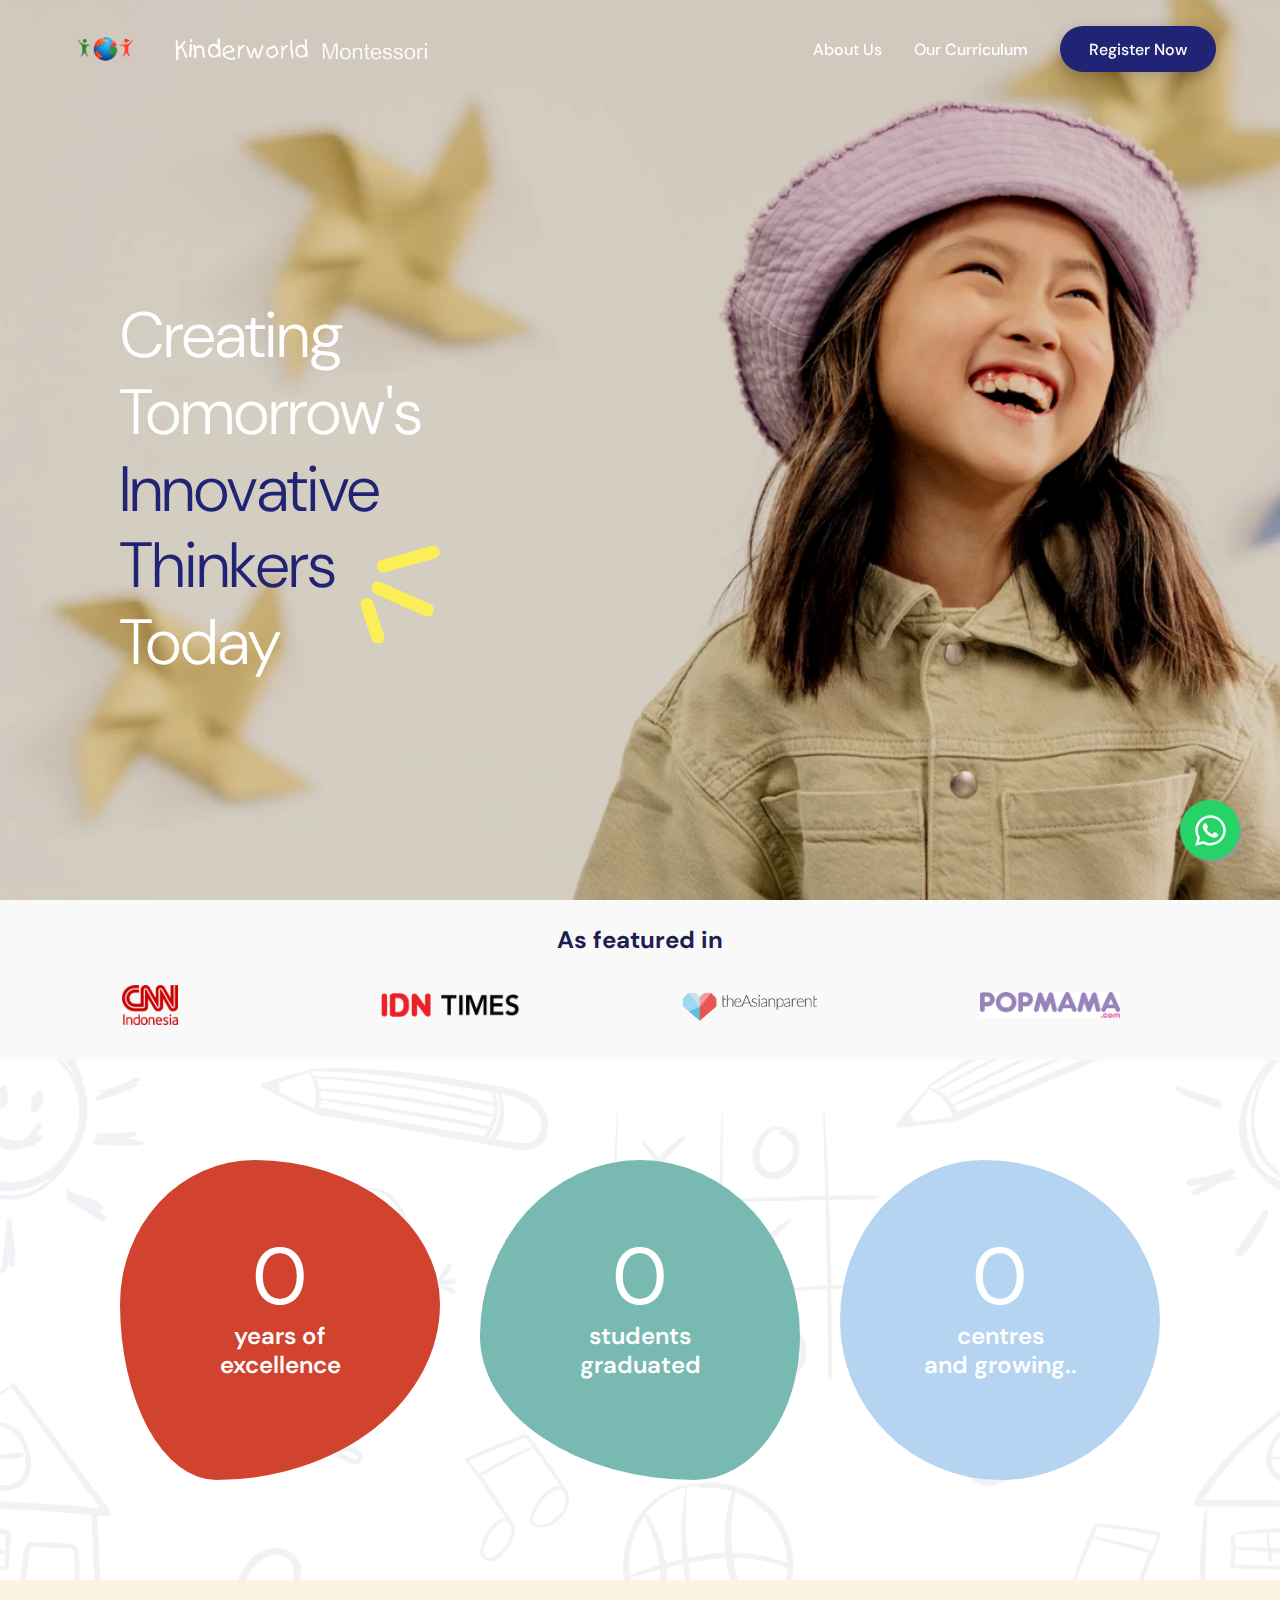
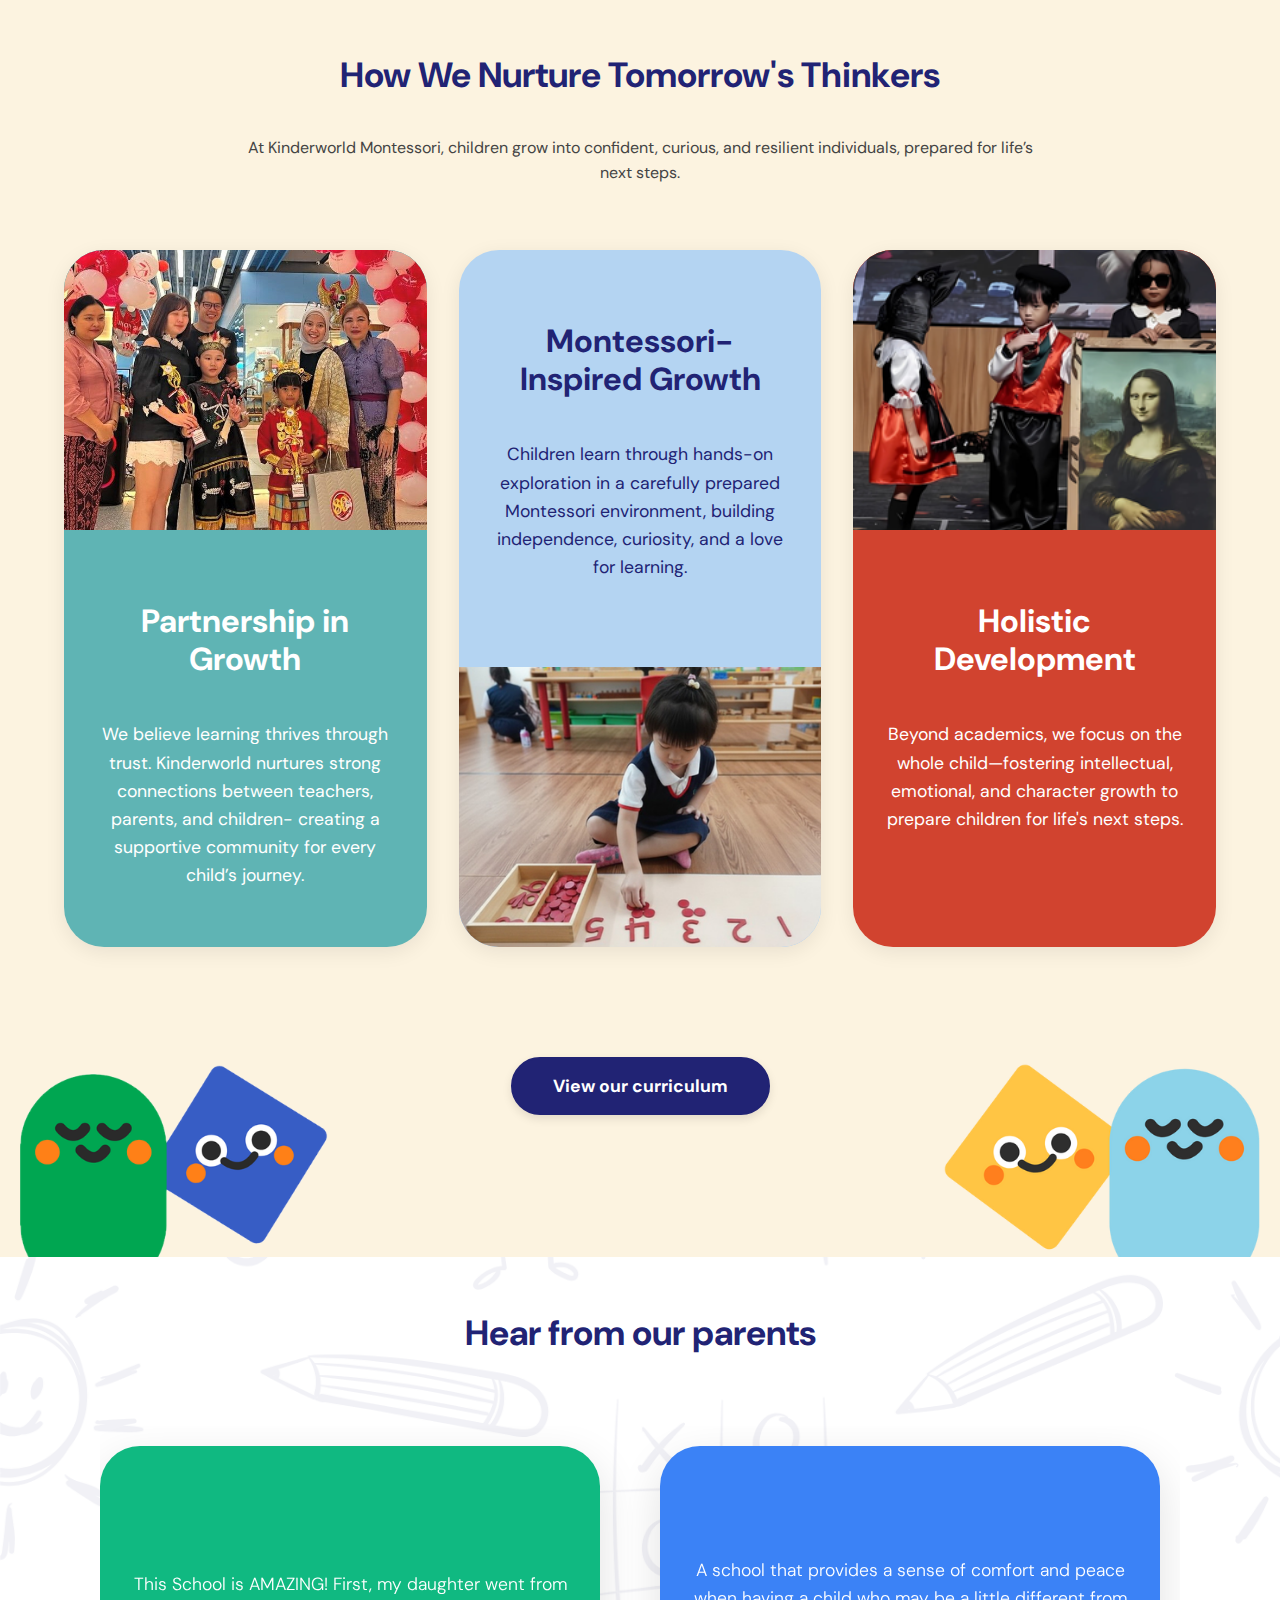
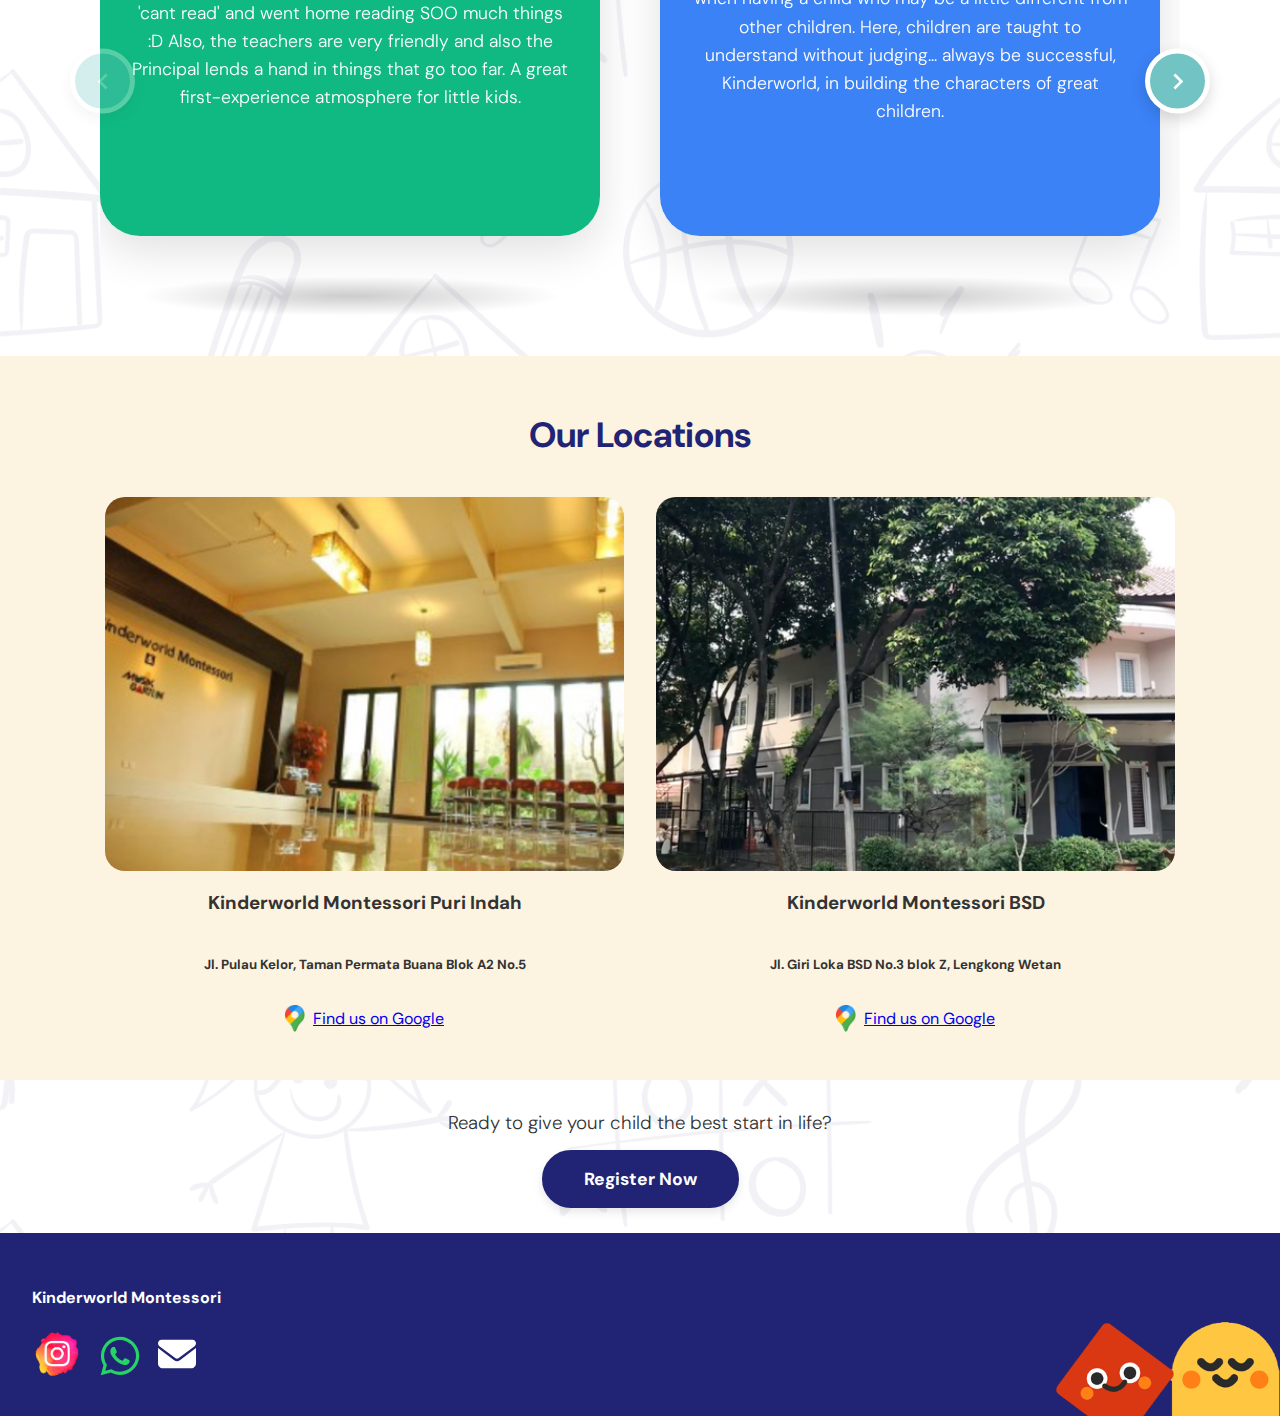
<file: index.html>
<!DOCTYPE html>
<html lang="en">

<head>
    <meta charset="UTF-8">
    <meta name="viewport" content="width=device-width, initial-scale=1.0">
    <title>Kinderworld</title>
    <link rel="icon" type="image/png" href="assets/logos/kinderworld_logo.png">
    <link rel="stylesheet" href="index.css">
    <link rel="preconnect" href="https://fonts.googleapis.com">
    <link rel="preconnect" href="https://fonts.gstatic.com" crossorigin>
    <link
        href="https://fonts.googleapis.com/css2?family=DM+Sans:ital,opsz,wght@0,9..40,100..1000;1,9..40,100..1000&display=swap"
        rel="stylesheet">
</head>

<body>
    <nav>
        <div class="logo-container">
            <img class="nav-icon-logo" src="assets/logos/kinderworld_logo.png" alt="Kinderworld Montessori" />
            <img class="nav-logo nav-logo-white" src="assets/logos/kinderworld_logo_white.png"
                alt="Kinderworld Montessori Logo" />
            <img class="nav-logo nav-logo-black" src="assets/logos/kinderworld_logo_black.png"
                alt="Kinderworld Montessori Logo" />
        </div>

        <!-- Hamburger Menu Button -->
        <button class="menu-toggle" id="mobile-menu-btn" aria-label="Toggle Menu">
            <span></span>
            <span></span>
            <span></span>
        </button>

        <ul class="nav-links">
            <li class="dm-sans-thin"><a href="about.html">About Us</a></li>
            <li class="dm-sans-thin"><a href="curriculum.html">Our Curriculum</a></li>

            <li class="dm-sans-thin"><a class="register-btn" href="https://forms.gle/kEAtJztNpsxJoqnh9" target="_blank"
                    style="text-decoration: none; display: inline-block;">Register Now</a></li>
        </ul>
    </nav>
    <div class="menu-backdrop" id="menu-backdrop"></div>
    <div id="nav-wrapper">
        <!-- Media Section -->
        <div class="media" id="vertical-split" image="assets/cover_page1.png">
            <div class="vertical-left">
                <h1 class="mission-statement dm-sans-thin">Creating</h1>
                <h1 class="mission-statement dm-sans-thin">Tomorrow's</h1>
                <h1 class="mission-statement dm-sans-thin" id="innovative">Innovative</h1>
                <h1 class="mission-statement dm-sans-thin" id="thinkers">
                    Thinkers
                    <img src="assets/sparkle.svg" class="sparkle-icon" alt="" />
                </h1>
                <h1 class="mission-statement dm-sans-thin">Today</h1>
            </div>
        </div>
    </div>

    <section class="marquee-section">
        <h3>As featured in</h3>

        <div class="marquee-track">
            <a target="_blank"
                href="https://www.cnnindonesia.com/gaya-hidup/20230605152651-284-957836/daftar-sekolah-montessori-di-jakarta-dan-biayanya">
                <img class="marquee-logo" src="assets/logos/cnn_logo.png" alt="CNN Kinderworld Montessori">
            </a>
            <a target="_blank"
                href="https://www.idntimes.com/life/education/7-sekolah-montessori-di-jakarta-lengkap-dengan-kisaran-biayanya-01-bf19v-wn2kkc">
                <img class="marquee-logo" src="assets/logos/idn_times_logo.png" alt="IDN Times Kinderworld Montessori">
            </a>
            <a target="_blank" href="https://id.theasianparent.com/playgroup-terdekat">
                <img class="marquee-logo" src="assets/logos/theasianparent_logo.png"
                    alt="Asian Parent Kinderworld Montessori">
            </a>
            <a target="_blank"
                href="https://www.popmama.com/kid/4-5-years-old/biaya-10-preschool-dan-tk-di-bintaro-dan-bsd-tahun-2024-00-bbqjr-452ts4">
                <img class="marquee-logo" src="assets/logos/popmama.png" alt="PopMama Kinderworld Montessori">
            </a>
            <a target="_blank"
                href="https://www.haibunda.com/parenting/20230724163815-61-311261/13-sekolah-montessori-jakarta-unggulan-dan-estimasi-biayanya">
                <img class="marquee-logo" src="assets/logos/haibunda_logo.png" alt="HaiBunda Kinderworld Montessori">
            </a>
            <a target="_blank"
                href="https://kumparan.com/berita-hari-ini/17-sekolah-montessori-jakarta-untuk-anak-usia-dini-266MgRGN9Fc">
                <img class="marquee-logo" src="assets/logos/kumparan_logo.png" alt="Kumparan Kinderworld Montessori">
            </a>
            <a target="_blank" href="https://www.sinarmasland.com/id/news/pilihan-preschool-terbaik-di-bsd-city">
                <img class="marquee-logo" src="assets/logos/sinarmas_logo.png" alt="Sinarmas Kinderworld Montessori">
            </a>
            <a target="_blank" href="https://www.orami.co.id/magazine/sekolah-montessori-jakarta#google_vignette">
                <img class="marquee-logo" src="assets/logos/orami_logo.png" alt="Orami Kinderworld Montessori">
            </a>
            <a target="_blank"
                href="https://www.cnnindonesia.com/gaya-hidup/20230605152651-284-957836/daftar-sekolah-montessori-di-jakarta-dan-biayanya">
                <img class="marquee-logo" src="assets/logos/cnn_logo.png" alt="CNN Kinderworld Montessori">
            </a>
            <a target="_blank"
                href="https://www.idntimes.com/life/education/7-sekolah-montessori-di-jakarta-lengkap-dengan-kisaran-biayanya-01-bf19v-wn2kkc">
                <img class="marquee-logo" src="assets/logos/idn_times_logo.png" alt="IDN Times Kinderworld Montessori">
            </a>
            <a target="_blank" href="https://id.theasianparent.com/playgroup-terdekat">
                <img class="marquee-logo" src="assets/logos/theasianparent_logo.png"
                    alt="Asian Parent Kinderworld Montessori">
            </a>
            <a target="_blank"
                href="https://www.popmama.com/kid/4-5-years-old/biaya-10-preschool-dan-tk-di-bintaro-dan-bsd-tahun-2024-00-bbqjr-452ts4">
                <img class="marquee-logo" src="assets/logos/popmama.png" alt="PopMama Kinderworld Montessori">
            </a>
            <a target="_blank"
                href="https://www.haibunda.com/parenting/20230724163815-61-311261/13-sekolah-montessori-jakarta-unggulan-dan-estimasi-biayanya">
                <img class="marquee-logo" src="assets/logos/haibunda_logo.png" alt="HaiBunda Kinderworld Montessori">
            </a>
            <a target="_blank"
                href="https://kumparan.com/berita-hari-ini/17-sekolah-montessori-jakarta-untuk-anak-usia-dini-266MgRGN9Fc">
                <img class="marquee-logo" src="assets/logos/kumparan_logo.png" alt="Kumparan Kinderworld Montessori">
            </a>
            <a target="_blank" href="https://www.sinarmasland.com/id/news/pilihan-preschool-terbaik-di-bsd-city">
                <img class="marquee-logo" src="assets/logos/sinarmas_logo.png" alt="Sinarmas Kinderworld Montessori">
            </a>
            <a target="_blank" href="https://www.orami.co.id/magazine/sekolah-montessori-jakarta#google_vignette">
                <img class="marquee-logo" src="assets/logos/orami_logo.png" alt="Orami Kinderworld Montessori">
            </a>
        </div>
    </section>

    <!-- Counters Section -->
    <section id="counter-section">
        <div class="counter-container">
            <!-- Counter 1: Years -->
            <div class="counter-item counter-red">
                <div class="counter-content">
                    <span class="number counter" id="years-counter" data-target="">0</span>
                    <p class="label">years of<br>excellence</p>
                </div>
            </div>

            <!-- Counter 2: Students -->
            <div class="counter-item counter-teal">
                <!-- <div class="flower-decoration">
                    <img src="assets/logos/flower_icon.png" alt="" class="flower-img">
                </div> -->
                <div class="counter-content">
                    <span class="number counter" data-target="2500" data-suffix="+">0</span>
                    <p class="label">students<br>graduated</p>
                </div>
            </div>

            <!-- Counter 3: Centres -->
            <div class="counter-item counter-blue">
                <div class="counter-content">
                    <span class="number counter" data-target="2">0</span>
                    <p class="label">centres<br>and growing..</p>
                </div>
            </div>
        </div>
    </section>

    <!-- Content sections follow -->

    <!-- Methodology Section -->
    <section id="methodology-section">
        <h1>How We Nurture Tomorrow's Thinkers</h1>
        <h4>At Kinderworld Montessori, children grow into confident, curious, and resilient individuals, prepared for
            life’s next steps.</h4>
        <div class="methodology-container">
            <article class="card card-teal">
                <div class="card-image">
                    <img src="assets/partnership_growth.png" alt="Happy children learning together">
                </div>
                <div class="card-text">
                    <h3>Partnership in Growth</h3>
                    <p>
                        We believe learning thrives through trust. Kinderworld nurtures strong connections between
                        teachers, parents, and children- creating a supportive community for every child’s journey.
                    </p>
                </div>
            </article>

            <article class="card card-blue reverse">
                <div class="card-image">
                    <img src="assets/middle_card_desc.png" alt="Growth">
                </div>
                <div class="card-text">
                    <h3>Montessori-Inspired Growth</h3>
                    <p>Children learn through hands-on exploration in a carefully prepared Montessori environment,
                        building independence, curiosity, and a love for learning.</p>
                </div>
            </article>

            <article class="card card-red">
                <div class="card-image">
                    <img src="assets/right_card_desc.png" alt="Children in a group story time">
                </div>
                <div class="card-text">
                    <h3>Holistic Development</h3>
                    <p>Beyond academics, we focus on the whole child—fostering intellectual, emotional, and character
                        growth to prepare children for life's next steps.</p>
                </div>
            </article>
        </div>
        <div class="methodology-bottom-container">
            <section id="methodology-bottom-left">
                <img src="assets/bottom_left_cuties.png" alt="cute, happy, kinderworld" />
            </section>
            <section id="view-curriculum">
                <a href="curriculum.html">
                    <button id="view-curriculum-btn" class="register-btn dm-sans-thin">View our curriculum</button>
                </a>
            </section>
            <section id="methodology-bottom-right">
                <img src="assets/bottom_right_cuties.png" alt="cute, happy, kinderworld" />
            </section>
        </div>
    </section>



    <section id="testimonials-section">
        <div class="text-center">
            <h1 class="dm-sans-thin">Hear from our parents</h1>
        </div>

        <div class="carousel-container">
            <div class="testimonial-viewport">
                <div class="testimonial-track">
                    <!-- Card 1 -->
                    <div class="testimonial-item">
                        <div class="test-card test-green">
                            <p class="dm-sans-thin">This School is AMAZING! First, my daughter went from 'cant read' and
                                went home reading SOO much things :D

                                Also, the teachers are very friendly and also the Principal lends a hand in things that
                                go too far. A great first-experience atmosphere for little kids.</p>
                        </div>
                        <div class="card-shadow"></div>
                    </div>

                    <!-- Card 2 -->
                    <div class="testimonial-item">
                        <div class="test-card test-blue">
                            <p class="dm-sans-thin">A school that provides a sense of comfort and peace when having a
                                child who may be a little different from other children. Here, children are taught to
                                understand without judging... always be successful, Kinderworld, in building the
                                characters of great children.</p>
                        </div>
                        <div class="card-shadow"></div>
                    </div>

                    <!-- Card 3 -->
                    <div class="testimonial-item">
                        <div class="test-card test-teal">
                            <p class="dm-sans-thin">This school's awesome at giving each kid exactly what they need to
                                learn and grow. Parents can totally trust the teachers here; you can see how much they
                                care by how they work with the kids, inside and outside the classroom.</p>
                        </div>
                        <div class="card-shadow"></div>
                    </div>

                    <div class="testimonial-item">
                        <div class="test-card test-green">
                            <p class="dm-sans-thin">My daughter starts school at 19 months old, and until now she has
                                always enjoyed going to school. As parents, we are very proud when we see her progress,
                                like being able to open shoes and store shoes, count 1–10, trace, and do many other
                                things. I really like that with this school program, the school always emails weekly
                                (every Friday) what activities are planned for the next week, so as parents, we can
                                prepare our kids before they learn at school.
                                Thank you so much to all kinderworld teachers & all kinderworld staff for your kind
                                hearts.</p>
                        </div>
                        <div class="card-shadow"></div>
                    </div>

                    <div class="testimonial-item">
                        <div class="test-card test-blue">
                            <p class="dm-sans-thin">
                                Good teachers and assistants that very helpful for the students. My son really happy to
                                be school here . Teachers focus on the students to prepare them going to the primary
                                school. I never had the hard time to teach my son at home because he was did at school
                                very well with the teachers .
                            </p>
                        </div>
                    </div>
                </div>
            </div>

            <!-- Controls (Grouped for easier mobile layout) -->
            <div class="carousel-navigation">
                <button class="carousel-control prev" id="test-prev" aria-label="Previous Testimonial">
                    <svg viewBox="0 0 24 24">
                        <path d="M15.41 7.41L14 6l-6 6 6 6 1.41-1.41L10.83 12z" fill="white" />
                    </svg>
                </button>
                <button class="carousel-control next" id="test-next" aria-label="Next Testimonial">
                    <svg viewBox="0 0 24 24">
                        <path d="M10 6L8.59 7.41 13.17 12l-4.58 4.59L10 18l6-6z" fill="white" />
                    </svg>
                </button>
            </div>
        </div>
    </section>

    <section id="locations-section" class="section-padding">
        <div class="text-center">
            <h1 class="dm-sans-display">Our Locations</h1>
        </div>
        <div class="locations-container">
            <div class="locations-card">
                <div class="location-img-wrapper">
                    <img class="card-image" src="assets/puri_indah.png" alt="Puri Indah">
                </div>
                <h3>Kinderworld Montessori Puri Indah</h3>
                <h5>Jl. Pulau Kelor, Taman Permata Buana Blok A2 No.5</h5>
                <div class="locations-link-container">
                    <img class="google-map-icon" src="assets/Google%20Map%20Icon.png" alt="Google Maps" />
                    <a target="_blank" href="https://maps.app.goo.gl/QerxiBL27kiTuJYv8">Find us on Google</a>
                </div>
            </div>
            <div class="locations-card">
                <div class="location-img-wrapper">
                    <img class="card-image" src="assets/BSD.png" alt="BSD">
                </div>
                <h3>Kinderworld Montessori BSD</h3>
                <h5>Jl. Giri Loka BSD No.3 blok Z, Lengkong Wetan</h5>
                <div class="locations-link-container">
                    <img class="google-map-icon" src="assets/Google%20Map%20Icon.png" alt="Google Maps" />
                    <a target="_blank" href="https://maps.app.goo.gl/R4Prz9aAcgEzA3cC7">Find us on Google</a>
                </div>
            </div>
        </div>
    </section>

    <section id="contact-section" class="section-padding">
        <div class="text-center">
            <h3 class="dm-sans-thin">Ready to give your child the best start in life?</h3>
            <a id="view-curriculum-btn" class="register-btn dm-sans-thin" href="https://forms.gle/kEAtJztNpsxJoqnh9"
                target="_blank" style="text-decoration: none; display: inline-block;">Register Now</a>
        </div>
    </section>

    <footer>
        <div id="footer-wrapper">
            <h4 class="footer-text">Kinderworld Montessori</h4>
            <div class="footer-icons">
                <div class="social-wrapper">
                    <div class="social-menu">
                        <a href="https://www.instagram.com/kinderworld.bsd?igsh=NWplNjIzM3pybG9q" target="_blank">BSD
                            Campus</a>
                        <a href="https://www.instagram.com/kinderworldmontessoripreschool?igsh=MTQ1azNvOGx6enV0aw=="
                            target="_blank">Puri Indah Campus</a>
                    </div>
                    <a href="javascript:void(0)" class="instagram-trigger">
                        <img class="footer-icon" src="assets/logos/instagram_logo.png"
                            alt="Instagram Kinderworld Montessori">
                    </a>
                </div>
                <a href="https://wa.me/6281317444851" class="footer-whatsapp" target="_blank"
                    aria-label="WhatsApp Kinderworld Montessori">
                    <svg class="whatsapp-icon" xmlns="http://www.w3.org/2000/svg"
                        viewBox="0 0 448 512"><!--!Font Awesome Free 6.5.1 by @fontawesome - https://fontawesome.com License - https://fontawesome.com/license/free Copyright 2024 Fonticons, Inc.-->
                        <path fill="currentColor"
                            d="M380.9 97.1C339 55.1 283.2 32 223.9 32c-122.4 0-222 99.6-222 222 0 39.1 10.2 77.3 29.6 111L0 480l117.7-30.9c32.4 17.7 68.9 27 106.1 27h.1c122.3 0 224.1-99.6 224.1-222 0-59.3-25.2-115-67.1-157zm-157 341.6c-33.2 0-65.7-8.9-94-25.7l-6.7-4-69.8 18.3L72 359.2l-4.4-7c-18.5-29.4-28.2-63.3-28.2-98.2 0-101.7 82.8-184.5 184.6-184.5 49.3 0 95.6 19.2 130.4 54.1 34.8 34.9 56.2 81.2 56.1 130.5 0 101.8-84.9 184.6-186.6 184.6zm101.2-138.2c-5.5-2.8-32.8-16.2-37.9-18-5.1-1.9-8.8-2.8-12.5 2.8-3.7 5.6-14.3 18-17.6 21.8-3.2 3.7-6.5 4.2-12 1.4-32.6-16.3-54-29.1-75.5-66-5.7-9.8 5.7-9.1 16.3-30.3 1.8-3.7 .9-6.9-.5-9.7-1.4-2.8-12.5-30.1-17.1-41.2-4.5-10.8-9.1-9.3-12.5-9.5-3.2-.2-6.9-.2-10.6-.2-3.7 0-9.7 1.4-14.8 6.9-5.1 5.6-19.4 19-19.4 46.3 0 27.3 19.9 53.7 22.6 57.4 2.8 3.7 39.1 59.7 94.8 83.8 35.2 15.2 49 16.5 66.6 13.9 10.7-1.6 32.8-13.4 37.4-26.4 4.6-13 4.6-24.1 3.2-26.4-1.3-2.5-5-4-10.5-6.7z" />
                    </svg>
                </a>
                <a href="mailto:contact@kinderworldmontessori.com" class="footer-email"
                    aria-label="Email Kinderworld Montessori">
                    <svg xmlns="http://www.w3.org/2000/svg"
                        viewBox="0 0 512 512"><!--!Font Awesome Free 6.5.1 by @fontawesome-->
                        <path fill="currentColor"
                            d="M48 64C21.5 64 0 85.5 0 112c0 15.1 7.1 29.3 19.2 38.4L236.8 313.6c11.4 8.5 27 8.5 38.4 0L492.8 150.4c12.1-9.1 19.2-23.3 19.2-38.4c0-26.5-21.5-48-48-48H48zM0 176V384c0 35.3 28.7 64 64 64H448c35.3 0 64-28.7 64-64V176L294.4 339.2c-22.8 17.1-54 17.1-76.8 0L0 176z" />
                    </svg>
                </a>
            </div>

            <section id="footer-cuties">
                <img src="assets/footer_cuties.png" alt="Cute Monsters Kinderworld Montessori">
            </section>
        </div>
    </footer>
    <a href="https://wa.me/6281317444851" class="whatsapp-float" target="_blank">
        <svg class="whatsapp-icon" xmlns="http://www.w3.org/2000/svg"
            viewBox="0 0 448 512"><!--!Font Awesome Free 6.5.1 by @fontawesome - https://fontawesome.com License - https://fontawesome.com/license/free Copyright 2024 Fonticons, Inc.-->
            <path fill="currentColor"
                d="M380.9 97.1C339 55.1 283.2 32 223.9 32c-122.4 0-222 99.6-222 222 0 39.1 10.2 77.3 29.6 111L0 480l117.7-30.9c32.4 17.7 68.9 27 106.1 27h.1c122.3 0 224.1-99.6 224.1-222 0-59.3-25.2-115-67.1-157zm-157 341.6c-33.2 0-65.7-8.9-94-25.7l-6.7-4-69.8 18.3L72 359.2l-4.4-7c-18.5-29.4-28.2-63.3-28.2-98.2 0-101.7 82.8-184.5 184.6-184.5 49.3 0 95.6 19.2 130.4 54.1 34.8 34.9 56.2 81.2 56.1 130.5 0 101.8-84.9 184.6-186.6 184.6zm101.2-138.2c-5.5-2.8-32.8-16.2-37.9-18-5.1-1.9-8.8-2.8-12.5 2.8-3.7 5.6-14.3 18-17.6 21.8-3.2 3.7-6.5 4.2-12 1.4-32.6-16.3-54-29.1-75.5-66-5.7-9.8 5.7-9.1 16.3-30.3 1.8-3.7 .9-6.9-.5-9.7-1.4-2.8-12.5-30.1-17.1-41.2-4.5-10.8-9.1-9.3-12.5-9.5-3.2-.2-6.9-.2-10.6-.2-3.7 0-9.7 1.4-14.8 6.9-5.1 5.6-19.4 19-19.4 46.3 0 27.3 19.9 53.7 22.6 57.4 2.8 3.7 39.1 59.7 94.8 83.8 35.2 15.2 49 16.5 66.6 13.9 10.7-1.6 32.8-13.4 37.4-26.4 4.6-13 4.6-24.1 3.2-26.4-1.3-2.5-5-4-10.5-6.7z" />
        </svg>
    </a>
    <script src="main.js"></script>
</body>

</html>
</file>
<file: index.css>
* {
    box-sizing: border-box;
}

/* Fonts are loaded in HTML */

:root {
    --primary-color: #4a90e2;
    --text-color: #333;
    --background-color: #ffffff;
    --button-gradient: linear-gradient(135deg, #6e8efb, #a777e3);
}

html {
    scroll-behavior: smooth;
    /* Makes the transition between sections feel like silk */
}

body {
    margin: 0;
    padding: 0;
    font-family: 'DM Sans', sans-serif;
    background-color: var(--background-color);
    color: var(--text-color);
}

button,
input,
textarea,
select {
    font-family: 'DM Sans', sans-serif;
}

nav {
    display: flex;
    justify-content: space-between;
    align-items: center;
    padding: 1.5rem 5%;
    background: transparent;
    position: fixed;
    top: 0;
    left: 0;
    width: 100%;
    box-sizing: border-box;
    z-index: 2000;
    transition: all 0.4s cubic-bezier(0.4, 0, 0.2, 1);
}

/* Smart state when scrolling down */
nav.scrolled {
    padding: 0.8rem 5%;
    /* Slightly slimmer when scrolling */
    /* background: rgba(255, 255, 255, 0.8); */
    background: #fcf3e0;
    backdrop-filter: blur(15px);
    -webkit-backdrop-filter: blur(15px);
    box-shadow: 0 4px 30px rgba(0, 0, 0, 0.1);
}

.nav-links {
    display: flex;
    list-style: none;
    margin: 0;
    padding: 0;
    align-items: center;
    gap: 2rem;
}

.nav-links li a {
    text-decoration: none;
    color: white;
    font-weight: 500;
    transition: color 0.3s ease;
}

nav.scrolled .nav-links li a {
    color: black;
    /* Stays black on scroll */
}

.nav-links li a.active {
    font-weight: 700;
    position: relative;
}

.nav-links li a.active::after {
    content: '';
    position: absolute;
    bottom: -5px;
    left: 0;
    width: 100%;
    height: 2px;
    background: currentColor;
}

.nav-links li a:hover {
    color: #212374;
}

nav.scrolled .nav-links li a:hover {
    color: var(--primary-color);
}

.register-btn {
    background: #212374;
    color: white !important;
    border: none;
    padding: 0.8rem 1.8rem;
    border-radius: 50px;
    font-weight: 600;
    font-family: 'DM Sans', sans-serif;
    cursor: pointer;
    transition: transform 0.2s ease, box-shadow 0.2s ease;
    box-shadow: 0 4px 15px rgba(0, 0, 0, 0.2);
}

.register-btn:hover {
    transform: translateY(-2px);
    box-shadow: 0 6px 20px rgba(0, 0, 0, 0.3);
}

.menu-toggle {
    display: none;
    flex-direction: column;
    justify-content: space-between;
    width: 30px;
    height: 21px;
    background: transparent;
    border: none;
    cursor: pointer;
    padding: 0;
    z-index: 2001;
}

/* Ensure it only shows on mobile */
@media (max-width: 768px) {
    .menu-toggle {
        display: flex;
    }

    .nav-icon-logo {
        height: 35px;
    }

    .logo-container img.nav-logo {
        height: 30px;
    }
}

.menu-toggle span {
    width: 100%;
    height: 3px;
    background-color: white;
    border-radius: 10px;
    transition: all 0.3s ease;
}

nav.scrolled .menu-toggle span {
    background-color: #212374;
}

.menu-backdrop {
    display: none;
    position: fixed;
    top: 0;
    left: 0;
    width: 100%;
    height: 100%;
    background: rgba(0, 0, 0, 0.3);
    backdrop-filter: blur(4px);
    z-index: 1500;
}

.dm-sans-regular {
    font-family: 'DM Sans', sans-serif;
    font-weight: 400;
    font-style: normal;
}

.white {
    color: white;
}

.media,
.logo-container,
.media-carousell {
    display: flex;
    gap: 1rem;
    align-items: center;
}

.nav-icon-logo {
    height: 50px;
    width: auto;
}

.logo-container img.nav-logo {
    height: 50px;
    width: auto;
    transition: opacity 0.3s ease;
}

.nav-logo-white {
    display: block;
}

.nav-logo-black {
    display: none;
}

nav.scrolled .nav-logo-white {
    display: none;
}

nav.scrolled .nav-logo-black {
    display: block;
}

.vertical-left {
    padding-left: 120px;
    padding-right: 60px;
}

.mission-statement {
    font-size: 4rem;
    line-height: 1.2;
    color: #ffffff;
    margin: 0;
}

.dm-sans-thin {
    font-family: 'DM Sans', sans-serif;
    font-weight: 300;
}

.text-center {
    text-align: center;
}

.dm-sans-display {
    font-family: 'DM Sans', sans-serif;
    color: #212374;
    font-size: 2.2rem;
    font-weight: 700;
}

.section-padding {
    padding: 40px 5%;
}

#methodology-section,
#locations-section,
#about-purpose,
#about-trust {
    padding: 3rem 5% 6rem 5%;
    /* Extra bottom padding for the cuties */
    display: flex;
    flex-direction: column;
    align-items: center;
    background-color: #fcf3e0;
    text-align: center;
    position: relative;
    /* Base for absolute positioning */
    overflow: hidden;
    /* Prevents cuties from causing scrollbars */
}

#methodology-section h1 {
    font-family: 'DM Sans', sans-serif;
    font-size: 2.2rem;
    font-weight: 700;
    color: #212374;
    margin-bottom: 1rem;
}

#methodology-section h4 {
    font-family: 'DM Sans', sans-serif;
    font-weight: 400;
    max-width: 800px;
    line-height: 1.6;
    color: #444;
    margin-bottom: 4rem;
}

#view-curriculum-btn {
    background: #212374 !important;
    color: #ffffff !important;
    font-weight: 700;
    font-size: 1.1rem;
    border: 2px solid #212374;
    padding: 1rem 2.5rem;
    box-shadow: 0 4px 10px rgba(0, 0, 0, 0.1);
}

/* --- ABOUT US SECTIONS --- */
#about-hero {
    height: 85vh;
    background-size: cover;
    background-position: center;
    position: relative;
    display: flex;
    align-items: center;
    justify-content: flex-start;
    text-align: left;
}

#about-hero::before {
    content: '';
    position: absolute;
    top: 0;
    left: 0;
    width: 100%;
    height: 100%;
    background: rgba(0, 0, 0, 0.2);
    /* Soft overlay for text readability */
}

#about-hero .hero-content {
    position: relative;
    z-index: 2;
    color: white;
    max-width: 900px;
    padding: 0 5%;
    text-align: start;
}

#about-hero h1 {
    font-size: 3rem;
    font-family: 'DM Sans', sans-serif;
    line-height: 1.1;
    text-shadow: 0 4px 20px rgba(0, 0, 0, 0.3);
}

/* Purpose & Vision Blobs */
#about-purpose {
    background-color: #fcf3e0;
    padding: 60px 5%;
    position: relative;
    overflow: hidden;
}

#about-purpose h2 {
    font-size: 2.2rem;
    font-weight: 400;
    color: #212374;
    text-align: center;
    max-width: 800px;
    margin: 0 auto 40px auto;
    line-height: 1.2;
    font-family: 'DM Sans', sans-serif;
}

.blob-container {
    display: flex;
    gap: 60px;
    justify-content: center;
    align-items: center;
    flex-wrap: wrap;
    max-width: 1200px;
    margin: 0 auto;
}

.blob-container img {
    max-width: 100%;
    height: auto;
    border-radius: 20px;
}

/* .purpose-blob and .vision-blob styles removed */
/* .purpose-blob and .vision-blob specific styles removed */
/* Cleaned */

/* Why Trust Section */
#about-trust {
    padding: 40px 5%;
    background-color: white;
}

#about-trust h2 {
    font-size: 2.2rem;
    font-weight: 700;
    color: #212374;
    text-align: center;
    margin-bottom: 20px;
    font-family: 'DM Sans', sans-serif;
}

#about-trust p.intro-text {
    text-align: center;
    font-size: 1.4rem;
    color: #212374;
    max-width: 700px;
    margin: 0 auto 40px auto;
    opacity: 0.8;
}

.trust-grid {
    display: grid;
    grid-template-columns: repeat(3, 1fr);
    grid-template-rows: auto auto;
    gap: 40px;
    max-width: 1200px;
    margin: 0 auto;
}

.trust-card.navy,
.trust-card.teal {
    grid-row: span 2;
    height: 100%;
}

.trust-card.navy img,
.trust-card.teal img {
    height: 50% !important;
    /* Forces 50/50 split for tall cards */
    min-height: unset;
}

.trust-card.navy .card-body,
.trust-card.teal .card-body {
    flex: 1;
    display: flex;
    flex-direction: column;
    justify-content: flex-start;
    /* Aligns headlines to same starting height */
    padding-top: 4rem;
    /* Balanced spacing from top of text area */
}

.trust-card {
    border-radius: 40px;
    overflow: hidden;
    box-shadow: 0 15px 40px rgba(0, 0, 0, 0.1);
    display: flex;
    flex-direction: column;
}

.trust-card img {
    height: 200px;
    object-fit: cover;
    width: 100%;
}

.trust-card .card-body {
    padding: 2.5rem 1.5rem;
    text-align: center;
    color: white;
    flex-grow: 1;
}

.trust-card.navy .card-body {
    background-color: #212374;
}

.trust-card.teal .card-body {
    background-color: #72C3C3;
}

.trust-card.red .card-body {
    background-color: #d1432f;
}

.trust-card h3 {
    font-size: 1.6rem;
    margin-bottom: 15px;
    font-weight: 700;
}

.trust-card p {
    font-size: 1rem;
    opacity: 0.9;
    line-height: 1.5;
}

.trust-large-img {
    border-radius: 40px;
    overflow: hidden;
    flex-grow: 1;
    /* Stretches to match column height */
    min-height: 300px;
}

.trust-large-img img {
    width: 100%;
    height: 100%;
    object-fit: cover;
    display: block;
}

/* Director's Message */
#about-message {
    padding: 30px 5%;
    text-align: center;
    background-color: #fcf3e0;
}

.message-container {
    max-width: 900px;
    margin: 0 auto;
    background: white;
    padding: 60px;
    border-radius: 60px;
    box-shadow: 0 10px 40px rgba(0, 0, 0, 0.05);
    position: relative;
}

#about-message h2 {
    font-family: 'DM Sans', sans-serif;
    color: #212374;
    font-size: 2.2rem;
    font-weight: 700;
    margin-bottom: 30px;
}

.quote-mark {
    font-size: 5rem;
    color: #72C3C3;
    font-family: 'DM Sans', sans-serif;
    line-height: 0;
    display: block;
    margin-bottom: 20px;
}

#about-message p {
    font-size: 1.4rem;
    line-height: 1.8;
    color: #212374;
    font-style: italic;
    margin-bottom: 30px;
}

.director-info {
    font-family: 'DM Sans', sans-serif;
}

.director-info .name {
    font-weight: 700;
    font-size: 1.3rem;
    display: block;
}

.director-info .role {
    opacity: 0.7;
    font-size: 1.1rem;
}

#testimonials-section {
    padding: 30px 0 20px 0;
    /* Reduced bottom padding */
    background-image: url('assets/counter_cover.png');
    background-size: cover;
    background-position: center;
    position: relative;
    overflow: hidden;
    width: 100%;
}

#testimonials-section h1 {
    font-size: 2.2rem;
    font-weight: 700;
    color: #212374;
    margin-bottom: 70px;
    text-align: center;
    font-family: 'DM Sans', sans-serif;
}

#contact-section {
    background-image: url('assets/counter_cover.png');
    background-size: cover;
    background-position: center;
    padding: 25px 5% !important;
}

#contact-section h3 {
    margin-top: 5px;
    margin-bottom: 15px;
}

/* Rigid Container */
.carousel-container {
    position: relative;
    width: 90%;
    max-width: 1080px;
    /* (320px * 3) + (40px * 2) + extra breathing room */
    margin: 0 auto;
}

/* Viewport with padding for shadows */
.testimonial-viewport {
    width: 100%;
    overflow: hidden;
    padding: 20px 0 100px 0;
    transition: height 0.3s ease;
    /* For adaptive height */
    /* Tightened shadow space */
}

.testimonial-track {
    display: flex;
    transition: transform 0.6s cubic-bezier(0.25, 1, 0.5, 1);
    will-change: transform;
}

.testimonial-item {
    flex: 0 0 500px !important;
    width: 500px !important;
    margin-right: 60px !important;
    /* Spacious gap from reference */
    display: flex;
    flex-direction: column;
    align-items: center;
    position: relative;
    flex-shrink: 0 !important;
}

/* The Card itself */
/* The Card itself - Testimonials (Restored) */
.test-card {
    width: 100%;
    min-height: 300px;
    height: 100%;
    padding: 2.5rem 2rem;
    border-radius: 40px;
    display: flex;
    flex-direction: column;
    justify-content: center;
    text-align: center;
    color: white;
    box-shadow: 0 15px 45px rgba(0, 0, 0, 0.12);
    position: relative;
    z-index: 2;
}

/* The Card itself - Curriculum (New) */
.curriculum-card {
    width: 100%;
    height: 600px;
    padding: 0;
    border-radius: 50px;
    display: flex;
    flex-direction: column;
    justify-content: flex-start;
    text-align: center;
    color: white;
    box-shadow: 0 15px 45px rgba(0, 0, 0, 0.12);
    position: relative;
    z-index: 2;
    overflow: hidden;
}

.curriculum-card-img {
    width: 100%;
    height: 250px;
    object-fit: cover;
    border-bottom: 4px solid rgba(255, 255, 255, 0.2);
}

.curriculum-card-content {
    flex: 1;
    padding: 1.5rem;
    display: flex;
    flex-direction: column;
    justify-content: flex-start;
    align-items: center;
}



.test-green {
    background-color: #10B981 !important;
}

.test-blue {
    background-color: #3B82F6 !important;
}

.test-teal {
    background-color: #93C5FD !important;
}

.test-card h3,
.curriculum-card h3 {
    font-size: 1.85rem;
    margin-bottom: 2rem;
    font-weight: 700;
    line-height: 1.2;
}

.test-card h3 span,
.curriculum-card h3 span {
    display: block;
    font-size: 1.4rem;
    font-weight: 400;
    opacity: 0.95;
    margin-top: 10px;
}

.test-card p,
.curriculum-card p {
    font-size: 1.1rem;
    line-height: 1.6;
    margin: 0;
}

/* Elegant Deep Shadow */
.card-shadow {
    width: 85%;
    height: 40px;
    background: radial-gradient(ellipse at center, rgba(0, 0, 0, 0.2) 0%, rgba(0, 0, 0, 0) 70%);
    position: absolute;
    bottom: -80px;
    border-radius: 50%;
    z-index: 1;
}

/* Navigation Buttons - Absolute Positioned */
.carousel-control {
    position: absolute;
    top: 50%;
    transform: translateY(-50%);
    width: 65px;
    height: 65px;
    background-color: #72C3C3 !important;
    border: 5px solid #ffffff !important;
    border-radius: 50%;
    cursor: pointer;
    display: flex;
    align-items: center;
    justify-content: center;
    z-index: 1000;
    box-shadow: 0 6px 15px rgba(0, 0, 0, 0.15);
    transition: all 0.3s ease;
}

.carousel-control.prev {
    left: -100px;
}

.carousel-control.next {
    right: -100px;
}

.carousel-control:hover {
    transform: translateY(-50%) scale(1.1);
    filter: brightness(1.1);
}

.carousel-control svg {
    width: 32px;
    height: 32px;
}

.carousel-control svg path {
    fill: white !important;
}

/* Responsive logic */
@media (max-width: 1300px) {
    .carousel-control.prev {
        left: -30px;
    }

    .carousel-control.next {
        right: -30px;
    }
}

@media (max-width: 1100px) {
    .testimonial-track {
        gap: 40px !important;
    }

    .testimonial-item {
        flex: 0 0 calc(50% - 20px) !important;
        width: auto !important;
        margin-right: 0 !important;
    }

    .carousel-control {
        display: none;
    }
}

@media (max-width: 768px) {
    .testimonial-viewport {
        overflow: hidden !important;
        padding-bottom: 20px;
    }

    .testimonial-track {
        flex-direction: row;
        gap: 20px;
        /* Use flex gap for spacing on mobile */
    }

    .testimonial-item {
        flex: 0 0 100% !important;
        margin-right: 0 !important;
        width: 100% !important;
        margin-bottom: 0;
        padding: 0;
        /* Remove padding to simplify width calc */
    }

    /* Allow cards to fit content naturally on mobile */
    .test-card {
        height: auto !important;
        min-height: unset !important;
        padding: 2rem;
    }

    .curriculum-card {
        height: auto !important;
        padding-bottom: 2rem;
    }

    /* Force button visibility on mobile */
    .carousel-control {
        display: flex !important;
        width: 45px;
        height: 45px;
        background-color: rgba(114, 195, 195, 0.9) !important;
    }

    .carousel-control.prev {
        left: 0;
    }

    .carousel-control.next {
        right: 0;
    }
}

.methodology-bottom-container {
    width: 100%;
    margin-top: 4rem;
    display: flex;
    justify-content: center;
    align-items: center;
    min-height: 150px;
}

.methodology-container {
    display: flex;
    gap: 2rem;
    width: 100%;
    max-width: 1200px;
    justify-content: center;
    align-items: stretch;
    /* Ensures all cards are same height */
}

.card {
    flex: 1;
    min-width: 300px;
    max-width: 380px;
    border-radius: 40px;
    overflow: hidden;
    display: flex;
    flex-direction: column;
    text-align: center;
    box-shadow: 0 5px 20px rgba(0, 0, 0, 0.08);
}

.card.reverse {
    flex-direction: column-reverse;
}

.card-image {
    height: 280px;
    /* Fixed height for consistency */
    overflow: hidden;
    background: transparent;
    line-height: 0;
}

.card-image img {
    width: 100%;
    height: 100%;
    object-fit: cover;
    display: block;
    transform: scale(1.05);
}

.card-text {
    padding: 2.5rem 2rem;
    flex-grow: 1;
    display: flex;
    flex-direction: column;
    justify-content: flex-start;
    /* Aligns titles to the same top starting point */
}

.card-text h3 {
    font-family: 'DM Sans', sans-serif;
    font-weight: 700;
    font-size: 2rem;
    line-height: 1.2;
    margin-bottom: 1.5rem;
}

.card-text p {
    font-size: 1.1rem;
    line-height: 1.6;
}

.card-teal {
    background-color: #5fb4b4;
    color: white;
}

.card-teal .card-image {
    background-color: #5fb4b4;
}

.card-blue {
    background-color: #b4d4f2;
    color: #212374;
}

.card-blue .card-image {
    background-color: #b4d4f2;
}

.card-red {
    background-color: #d1432f;
    color: white;
}

.card-red .card-image {
    background-color: #d1432f;
}

#locations-section {
    padding: 2rem 5%;
}

.locations-container {
    display: flex;
    flex-direction: row;
    align-items: center;
    justify-content: center;
}

.locations-card {
    display: flex;
    flex-direction: column;
    align-items: center;

    .locations-link-container {
        display: flex;
        align-items: center;
        gap: 8px;
        margin-top: 10px;
    }

    .google-map-icon {
        width: 20px;
        height: auto;
    }

    justify-content: center;
    text-align: center;
    padding: 1rem;
}

.location-img-wrapper {
    border-radius: 20px;
    overflow: hidden;
    line-height: 0;
}

.locations-card img.card-image {
    width: 100%;
    height: auto;
    display: block;
    object-fit: cover;
    transform: scale(1.05);
}

#vertical-split {
    display: grid;
    grid-template-columns: 60% 40%;
    height: 100vh;
    padding-top: 80px;
    /* Pushes text below fixed transparent nav */
    box-sizing: border-box;
}

#innovative,
#thinkers {
    color: #212374;
}

#thinkers {
    position: relative;
    width: fit-content;
}

.sparkle-icon {
    position: absolute;
    right: -130px;
    top: 5px;
    width: 110px;
    height: auto;
    pointer-events: none;
    transform: rotate(0deg);
}

#nav-wrapper {
    background-image: url("assets/cover_page1.png");
    background-size: cover;
}

#footer-wrapper {
    background-color: #212374;
    padding: 2rem;
    position: relative;
    /* Required for pinning elements inside */
    min-height: 150px;
    /* Ensures there is enough space for the cuties */
}

#footer-cuties {
    position: absolute;
    bottom: 0;
    right: 0;
    line-height: 0;
    /* Removes any space below the image */
}

#footer-cuties img {
    height: 100px;
    /* Adjust size as needed */
    display: block;
    /* Removes default bottom margin/gap */
}

#counter-section {
    background-image: url("assets/counter_cover.png");
    background-size: cover;
}

#methodology-bottom-left {
    position: absolute;
    bottom: -40px;
    /* Flush with section bottom */
    left: 20px;
    line-height: 0;
    z-index: 1;
}

#about-us-bottom-left {
    position: absolute;
    bottom: -100px;
    left: -50px;
    line-height: 0;
    z-index: 1;
}

#methodology-bottom-right {
    position: absolute;
    bottom: -40px;
    /* Flush with section bottom */
    right: 20px;
    line-height: 0;
    z-index: 1;
}

#about-us-bottom-right {
    position: absolute;
    bottom: -50px;
    right: -30px;
    line-height: 0;
    z-index: 1;
}

#methodology-bottom-left img,
#methodology-bottom-right img {
    height: 250px;
    /* Sized similarly to footer cuties */
    display: block;
}

.footer-text {
    color: #ffffff;
}

.footer-icon {
    height: 50px;
}

.footer-icons {
    display: flex;
    align-items: center;
    gap: 1rem;
}

.footer-whatsapp {
    display: flex;
    align-items: center;
    justify-content: center;
    color: #25D366;
    transition: color 0.3s ease;
}

.footer-whatsapp:hover {
    color: #25D366;
}

.footer-whatsapp .whatsapp-icon {
    height: 44px;
    width: 44px;
    color: #25D366;
}

.footer-email {
    display: flex;
    align-items: center;
    justify-content: center;
    color: white;
    transition: color 0.3s ease;
}

.footer-email:hover {
    color: rgba(255, 255, 255, 0.7);
}

.footer-email svg {
    height: 38px;
    width: 38px;
    transform: translateY(-2px);
}

/* --- CAROUSEL STYLES --- */
.marquee-section {
    background: #f9f9f9;
    /* Light grey background */
    overflow: hidden;
    /* Critical: Hides logos that move off-screen */
}

.marquee-section h3 {
    text-align: center;
    color: #1e1e50;
    /* Navy Blue */
    font-family: 'DM Sans', sans-serif;
    font-weight: 700;
    font-size: 1.5rem;
    margin-bottom: 30px;
}

.marquee-track {
    display: flex;
    /* Aligns images in a row */
    width: max-content;
    /* Ensures the row is as wide as needed */
    animation: scroll 180s linear infinite;
    /* The moving engine */
    margin-bottom: 30px;
}

.marquee-logo {
    height: 40px;
    /* Uniform height */
    width: 140px;
    /* Uniform bounding box width */
    object-fit: contain;
    /* Ensures the logo fits without distortion */
    margin: 0 80px;
    /* Spacing between logos */
}

/* --- MOBILE RESPONSIVENESS --- */
@media (max-width: 768px) {

    /* Navigation */
    .menu-toggle {
        display: flex;
        /* Show hamburger */
    }

    .nav-links {
        position: fixed;
        top: 0;
        right: -100%;
        /* Hidden by default */
        width: 80%;
        height: 100vh;
        background: white;
        flex-direction: column;
        justify-content: center;
        gap: 2.5rem;
        transition: right 0.4s cubic-bezier(0.16, 1, 0.3, 1);
        z-index: 2000;
        box-shadow: -10px 0 30px rgba(0, 0, 0, 0.1);
        color: var(--text-color);
        padding: 0;
    }

    .nav-links li a {
        color: #212374;
        font-size: 1.5rem;
    }

    .nav-links.active {
        right: 0;
    }

    .menu-backdrop.active {
        display: block;
    }

    /* Hamburger Animation to X */
    .menu-toggle.open span:nth-child(1) {
        transform: translateY(9px) rotate(45deg);
    }

    .menu-toggle.open span:nth-child(2) {
        opacity: 0;
    }

    .menu-toggle.open span:nth-child(3) {
        transform: translateY(-9px) rotate(-45deg);
    }

    /* Hero Section */
    #vertical-split {
        grid-template-columns: 100%;
        height: auto;
        min-height: 100vh;
        padding-top: 80px;
    }

    .vertical-left {
        padding: 2rem 5%;
        text-align: center;
    }

    .mission-statement {
        font-size: 3rem;
    }

    #thinkers {
        margin: 0 auto;
    }

    .sparkle-icon {
        width: 60px;
        right: -70px;
        /* Moved further right */
        top: 0;
    }

    /* Marquee */
    .marquee-section h3 {
        font-size: 1.2rem;
        padding: 0 5%;
    }

    /* Counters */
    .counter-container {
        flex-direction: column;
        gap: 30px;
    }


    /* Methodology */

    /* Methodology */
    .methodology-container {
        flex-direction: column;
        align-items: center;
    }

    .card {
        max-width: 100%;
        min-width: unset;
    }

    .card.reverse {
        flex-direction: column;
        /* Match standard mobile flow */
    }

    #methodology-section h1 {
        font-size: 2.2rem;
        padding: 0 5%;
    }



    /* Footer */
    #footer-wrapper {
        flex-direction: column;
        align-items: center;
        text-align: center;
        gap: 2rem;
    }

    .footer-icons {
        justify-content: center;
        width: 100%;
    }

    #footer-cuties {
        position: static;
        margin-top: 2rem;
    }
}

@keyframes scroll {
    0% {
        transform: translateX(0);
    }

    100% {
        transform: translateX(-50%);
    }
}

#counter-section {
    padding: 100px 5%;
    background-image: url("assets/counter_cover.png");
    background-size: cover;
    background-position: center;
    display: flex;
    justify-content: center;
    align-items: center;
}

.counter-container {
    display: flex;
    gap: 40px;
    align-items: center;
    justify-content: center;
    max-width: 1200px;
    width: 100%;
}

.counter-item {
    width: 320px;
    height: 320px;
    display: flex;
    flex-direction: column;
    justify-content: center;
    align-items: center;
    text-align: center;
    color: white;
    position: relative;
    transition: transform 0.3s ease;
}

.counter-item:hover {
    transform: scale(1.05);
}

/* Organic "Blob" Shapes */
.counter-red {
    background-color: #d1432f;
    border-radius: 42% 58% 70% 30% / 45% 45% 55% 55%;
}

.counter-teal {
    background-color: #78b9b1;
    border-radius: 50% 50% 33% 67% / 55% 55% 45% 45%;
}

.counter-blue {
    background-color: #b4d4f2;
    border-radius: 45% 55% 50% 50% / 50% 50% 50% 50%;
}

/* Typography */
.counter-content .number {
    font-family: 'DM Sans', sans-serif;
    font-size: 5rem;
    font-weight: 400;
    line-height: 1;
    display: block;
}

.counter-content .label {
    font-family: 'DM Sans', sans-serif;
    font-size: 1.5rem;
    font-weight: 600;
    line-height: 1.2;
    margin-top: 5px;
}

/* Flower Decoration for the middle counter */
.flower-decoration {
    position: absolute;
    top: -20px;
    right: 20px;
    z-index: 2;
}

.flower-img {
    height: 80px;
    width: auto;
}

/* Curriculum Section Styles */
#curriculum-section {
    padding: 0;
    overflow: hidden;
}

#curriculum-cover {
    position: relative;
    height: 60vh;
    display: flex;
    align-items: center;
    justify-content: flex-start;
    overflow: hidden;
    padding: 0 5%;
}

#curriculum-cover img {
    position: absolute;
    top: 0;
    left: 0;
    width: 100%;
    height: 100%;
    object-fit: cover;
    z-index: 1;
    transition: transform 0.8s ease;
}

#curriculum-learnings h1,
#curriculum-learnings h3 {
    display: flex;
    align-items: center;
    justify-content: center;
    color: #212374;
    font-size: 2.2rem;
    font-weight: 700;
}

#curriculum-cover:hover img {
    transform: scale(1.05);
}

#curriculum-cover::after {
    content: '';
    position: absolute;
    top: 0;
    left: 0;
    width: 100%;
    height: 100%;
    background: rgba(0, 0, 0, 0.3);
    z-index: 2;
}

#curriculum-cover h2 {
    position: relative;
    left: 100px;
    z-index: 3;
    color: white;
    font-size: 2.2rem;
    text-shadow: 0 4px 15px rgba(0, 0, 0, 0.4);
    font-weight: 700;
}

#curriculum-content {
    padding: 80px 5%;
    text-align: center;
    background-image: url("assets/counter_cover.png")
}

#curriculum-learnings {
    background-color: #fcf3e0;
    padding-top: 30px;
}

#curriculum-content p {
    font-size: 1.8rem;
    color: #212374;
    max-width: 900px;
    margin: 0 auto;
    line-height: 1.5;
    font-weight: 500;
}

#curriculum-carousell {
    background-image: url("assets/counter_cover.png");
}

#curriculum-carousell h1 {
    display: flex;
    justify-content: center;
    color: #212374;
    font-size: 2.2rem;
    font-weight: 700;
}

@media (max-width: 768px) {
    #curriculum-cover {
        padding-top: 80px;
    }

    #curriculum-cover h2 {
        font-size: 2.5rem;
        left: 0;
        text-align: center;
        width: 100%;
        padding: 0 1rem;
    }

    #curriculum-content p {
        font-size: 1.4rem;
    }
}

/* --- RESPONSIVE VISIBILITY UTILITIES --- */
/* Default to Desktop View */
.mobile-only {
    display: none !important;
}

.desktop-only {
    display: block !important;
}

/* Mobile View Improvements */
@media (max-width: 768px) {

    /* Toggle Visibility */
    .mobile-only {
        display: block !important;
    }

    .desktop-only {
        display: none !important;
    }

    /* --- about.html Mobile Styles --- */

    /* Purpose & Vision Blobs */
    #about-purpose {
        padding: 40px 5% 0 5%;
        overflow: visible;
        /* Prevent clipping */
    }

    #about-trust {
        padding-top: 30px;
    }

    #about-trust h2 {
        font-size: 1.8rem;
        margin-bottom: 15px;
    }

    #about-trust p.intro-text {
        font-size: 1.1rem;
        margin-bottom: 40px;
    }

    #about-purpose h2 {
        font-size: 1.8rem;
        line-height: 1.3;
        margin-bottom: 30px;
    }

    .blob-container.mobile-only {
        display: flex !important;
        flex-direction: column;
        gap: 20px;
        margin-top: 10px;
        overflow: visible;
    }

    .blob-container.mobile-only img {
        border-radius: 0;
        margin-bottom: 20px;
        box-shadow: none;
    }

    .purpose-blob,
    .vision-blob {
        padding: 1.5rem;
        /* Reduced padding */
        border-radius: 20px;
        color: white;
        text-align: center;
        width: 100%;
    }

    /* Mobile blob specific styles removed */

    /* Trust Section Grid */
    .trust-grid.mobile-only {
        display: flex !important;
        flex-direction: column;
        gap: 30px;
        margin-top: 30px;
    }

    .trust-card {
        border-radius: 20px;
        overflow: hidden;
        text-align: center;
        color: white;
    }

    .trust-card.navy {
        background-color: #212374;
    }

    .trust-card.teal {
        background-color: #40B4A4;
    }

    .trust-card .card-body {
        padding: 2rem;
    }

    .trust-card h3 {
        font-family: 'DM Sans', sans-serif;
        font-size: 1.8rem;
        margin-bottom: 1rem;
    }

    .trust-card p {
        font-size: 1.1rem;
        line-height: 1.5;
    }

    /* Ensure images inside cards scaled nicely */
    .trust-large-img img {
        width: 100%;
        height: auto;
        border-radius: 20px;
        display: block;
    }

    /* Fix Footer Cuties Alignment */
    #footer-cuties {
        display: flex;
        justify-content: center;
        margin-top: 20px;
        position: relative;
        /* Restore relative positioning or just let it flow */
        bottom: 0;
        width: 100%;
    }

    #footer-cuties img {
        max-width: 80%;
        height: auto;
        display: block;
        margin-bottom: 0;
    }

    /* Ensure wrapper doesn't have excess padding at bottom if we want image flush */
    #footer-wrapper {
        padding-bottom: 0 !important;
        gap: 1rem;
        /* Reduce gap */
    }
}

/* Fix for Curriculum Carousel skew on larger screens */
#curriculum-carousell .testimonial-item {
    flex: 0 0 calc(50% - 30px) !important;
    width: calc(50% - 30px) !important;
    margin-right: 60px !important;
}

@media (max-width: 1100px) {
    #curriculum-carousell .testimonial-item {
        flex: 0 0 calc(50% - 20px) !important;
        width: auto !important;
        margin-right: 0 !important;
    }
}

@media (max-width: 768px) {
    #curriculum-carousell .testimonial-item {
        flex: 0 0 100% !important;
        width: 100% !important;
        margin-right: 0 !important;
    }
}

/* Learning Grid Section */
#learnings {
    display: grid;
    grid-template-columns: repeat(3, 1fr);
    gap: 30px;
    padding: 60px 5%;
    max-width: 1200px;
    margin: 0 auto 60px auto;
}

#learnings img {
    width: 100%;
    height: 350px;
    object-fit: cover;
    border-radius: 30px;
    box-shadow: 0 10px 30px rgba(0, 0, 0, 0.1);
    transition: transform 0.4s ease;
}

#learnings img:hover {
    transform: translateY(-10px);
}

@media (max-width: 900px) {
    #learnings {
        grid-template-columns: repeat(2, 1fr);
        padding: 40px 5%;
    }
}

@media (max-width: 600px) {
    #learnings {
        grid-template-columns: 1fr;
    }
}

@media (max-width: 768px) {

    #about-us-bottom-left,
    #about-us-bottom-right,
    #methodology-bottom-right,
    #methodology-bottom-left {
        display: none !important;
    }
}

/* WhatsApp Floating Bubble */
.whatsapp-float {
    position: fixed;
    width: 60px;
    height: 60px;
    bottom: 40px;
    right: 40px;
    background-color: #25d366;
    color: #FFF;
    border-radius: 50px;
    text-align: center;
    font-size: 30px;
    box-shadow: 2px 2px 3px #999;
    z-index: 10000;
    display: flex;
    align-items: center;
    justify-content: center;
    transition: transform 0.3s ease;
    text-decoration: none;
}

.whatsapp-float:hover {
    transform: scale(1.1);
    background-color: #20bd5a;
}

.whatsapp-icon {
    width: 35px;
    height: 35px;
    color: white;
}

/* WhatsApp Modal */
.wa-modal {
    display: none;
    position: fixed;
    z-index: 10001;
    left: 0;
    top: 0;
    width: 100%;
    height: 100%;
    overflow: auto;
    background-color: rgba(0, 0, 0, 0.5);
    backdrop-filter: blur(5px);
    align-items: center;
    justify-content: center;
}

.wa-modal.active {
    display: flex;
}

.wa-modal-content {
    background-color: #fcf3e0;
    margin: auto;
    padding: 30px;
    border: 2px solid #212374;
    border-radius: 30px;
    width: 90%;
    max-width: 400px;
    text-align: center;
    position: relative;
    box-shadow: 0 10px 40px rgba(0, 0, 0, 0.2);
    animation: fadeIn 0.3s;
}

.wa-modal-header {
    font-family: 'DM Sans', sans-serif;
    color: #212374;
    font-size: 1.5rem;
    font-weight: 700;
    margin-bottom: 20px;
}

.wa-close {
    color: #aaa;
    position: absolute;
    top: 15px;
    right: 20px;
    font-size: 28px;
    font-weight: bold;
    cursor: pointer;
    transition: 0.2s;
}

.wa-close:hover,
.wa-close:focus {
    color: #212374;
    text-decoration: none;
    cursor: pointer;
}

.wa-option-btn {
    display: block;
    width: 100%;
    padding: 15px;
    margin: 10px 0;
    background-color: white;
    color: #212374;
    border: 2px solid #212374;
    border-radius: 15px;
    text-decoration: none;
    font-family: 'DM Sans', sans-serif;
    font-weight: 700;
    font-size: 1.1rem;
    transition: all 0.2s ease;
    display: flex;
    align-items: center;
    justify-content: center;
    gap: 10px;
}

.wa-option-btn:hover {
    background-color: #212374;
    color: white;
    transform: translateY(-2px);
    box-shadow: 0 5px 15px rgba(0, 0, 0, 0.1);
}

@keyframes fadeIn {
    from {
        opacity: 0;
        transform: translateY(-20px);
    }

    to {
        opacity: 1;
        transform: translateY(0);
    }
}

/* Shared Social Dropdown Menu */
.social-wrapper {
    position: relative;
    display: inline-block;
}

.social-menu {
    display: none;
    position: absolute;
    top: 50%;
    /* Center vertically relative to icon */
    left: 100%;
    /* Position to the right of the icon */
    transform: translateY(-50%);
    background-color: white;
    min-width: 220px;
    box-shadow: 0 8px 25px rgba(0, 0, 0, 0.2);
    border-radius: 12px;
    padding: 8px 0;
    z-index: 1000;
    margin-left: 15px;
    /* Space between menu and icon */
    text-align: left;
}

/* Arrow pointer (Pointing Left) */
.social-menu::after {
    content: '';
    position: absolute;
    top: 50%;
    right: 100%;
    /* Position on left edge of menu */
    margin-top: -8px;
    border-width: 8px;
    border-style: solid;
    border-color: transparent white transparent transparent;
}

.social-menu a {
    display: block;
    padding: 12px 20px;
    color: #212374;
    text-decoration: none;
    font-family: 'DM Sans', sans-serif;
    font-weight: 500;
    font-size: 0.95rem;
    transition: background-color 0.2s;
    border-bottom: 1px solid #eee;
}

.social-menu a:last-child {
    border-bottom: none;
}

.social-menu a:hover {
    background-color: #f0f7ff;
    color: #4a90e2;
}

/* Show menu on hover or when active class is added via JS */
.social-wrapper:hover .social-menu,
.social-wrapper.active .social-menu {
    display: block;
    animation: dropdownFade 0.2s ease-out;
}

/* Specific styling for WhatsApp Float Wrapper to open LEFT instead of RIGHT */
/* Since it's fixed bottom-right, menus should open to the LEFT/TOP */
.whatsapp-float-wrapper {
    position: fixed !important;
    bottom: 40px !important;
    right: 40px !important;
    z-index: 10000 !important;
    width: 60px;
    height: 60px;
}

/* Reset the inner bubble when wrapped */
.whatsapp-float-wrapper .whatsapp-float {
    position: static !important;
    margin: 0 !important;
    box-shadow: none !important;
    /* Wrapper can handle shadow or keep it on element */
}

.whatsapp-float-wrapper .social-menu {
    left: auto;
    right: 100%;
    /* Open to Left */
    margin-left: 0;
    margin-right: 15px;
}

.whatsapp-float-wrapper .social-menu::after {
    left: 100%;
    /* Arrow on Right side */
    right: auto;
    border-color: transparent transparent transparent white;
    /* Point Right */
}

/* Animate Leftwards for WhatsApp Float */
.whatsapp-float-wrapper:hover .social-menu,
.whatsapp-float-wrapper.active .social-menu {
    animation: dropdownFadeLeft 0.2s ease-out;
}

@keyframes dropdownFadeLeft {
    from {
        opacity: 0;
        margin-right: 5px;
    }

    to {
        opacity: 1;
        margin-right: 15px;
    }
}


@keyframes dropdownFade {
    from {
        opacity: 0;
        margin-left: 5px;
        /* Subtle slide effect using margin instead of transform */
    }

    to {
        opacity: 1;
        margin-left: 15px;
        /* Match the final margin-left */
    }
}

/* Mobile: Position Below/Above to prevent overflow */
@media (max-width: 768px) {
    .social-menu {
        top: 100%;
        left: 50%;
        transform: translateX(-50%);
        margin-left: 0;
        margin-top: 15px;
        /* Space below icon */
    }

    /* Arrow Pointing Up */
    .social-menu::after {
        top: auto;
        bottom: 100%;
        right: auto;
        left: 50%;
        margin-left: -8px;
        margin-top: 0;
        border-color: transparent transparent white transparent;
    }

    /* Override animation for mobile to slide down */
    .social-wrapper:hover .social-menu,
    .social-wrapper.active .social-menu {
        animation: dropdownFadeMobile 0.2s ease-out;
    }

    /* Logic for floating button on mobile - Open UPWARDS */
    .whatsapp-float-wrapper .social-menu {
        top: auto;
        bottom: 100%;
        margin-top: 0;
        margin-bottom: 15px;
        /* Space above icon */
        right: 0;
        left: auto;
        transform: none;
    }

    .whatsapp-float-wrapper .social-menu::after {
        top: 100%;
        bottom: auto;
        left: auto;
        right: 20px;
        /* Align arrow near right edge */
        border-color: white transparent transparent transparent;
        /* Point Down */
    }

    .whatsapp-float-wrapper:hover .social-menu,
    .whatsapp-float-wrapper.active .social-menu {
        animation: dropdownFadeUp 0.2s ease-out;
    }
}

@keyframes dropdownFadeMobile {
    from {
        opacity: 0;
        margin-top: 5px;
    }

    to {
        opacity: 1;
        margin-top: 15px;
    }
}

@keyframes dropdownFadeUp {
    from {
        opacity: 0;
        margin-bottom: 5px;
    }

    to {
        opacity: 1;
        margin-bottom: 15px;
    }
}

/* Correctly placed mobile overrides for counters */
@media (max-width: 768px) {
    .counter-item {
        width: 200px;
        height: 200px;
    }

    .counter-content .number {
        font-size: 2.5rem;
    }
}

/* Make locations vertical on mobile */
@media (max-width: 768px) {
    .locations-container {
        flex-direction: column;
        gap: 30px;
        /* Add some spacing between vertically stacked location cards */
    }
}

/* Limit image width on locations for mobile */
@media (max-width: 768px) {
    .locations-card .card-image {
        max-width: 300px;
        width: 100%;
        height: auto;
    }
}

/* Condense methodology spacing on mobile since cuties are gone */
@media (max-width: 768px) {
    #methodology-section {
        padding-bottom: 3rem !important;
        /* Reduce from 10rem */
    }

    /* --- MOBILE CAROUSEL & LAYOUT FIXES (Consolidated) --- */
    @media (max-width: 768px) {

        /* 1. Methodology Spacing */
        .methodology-bottom-container {
            margin-top: 2rem;
        }

        #about-purpose .methodology-bottom-container {
            display: none !important;
        }
    }

    /* 2. Remove Massive Gaps in Testimonials */
    #testimonials-section {
        padding-bottom: 30px !important;
        min-height: auto !important;
    }

    .testimonial-viewport {
        padding-bottom: 0 !important;
        margin-bottom: 0 !important;
        height: auto;
        /* Let JS adaptive height work, or auto fallback */
    }

    .carousel-container {
        display: flex;
        flex-direction: column;
        align-items: center;
        padding-bottom: 0 !important;
        margin-bottom: 0 !important;
    }

    /* 3. Disable Desktop Shadows/Padding on Mobile Cards */
    .card-shadow {
        display: none !important;
    }

    /* Prevent Flex Stretch on Track */
    .testimonial-track {
        align-items: flex-start !important;
        height: auto !important;
        min-height: 0 !important;
    }

    .testimonial-item {
        height: auto !important;
        flex: 0 0 100% !important;
        width: 100% !important;
        margin-right: 0 !important;
    }

    /* VITAL: Allow cards to shrink to content */
    .test-card {
        min-height: 0 !important;
        height: auto !important;
        padding: 2rem 1.5rem !important;
    }

    /* 4. Controls Layout (Static Flow) */
    .carousel-navigation {
        display: flex;
        justify-content: center;
        gap: 20px;
        width: 100%;
        margin-top: 20px;
        /* Space between card and buttons */
        position: static !important;
    }

    .carousel-control {
        position: static !important;
        transform: none !important;
        left: auto !important;
        right: auto !important;
        top: auto !important;
        bottom: auto !important;
        width: 50px;
        height: 50px;
        margin: 0 !important;
    }
}
</file>
